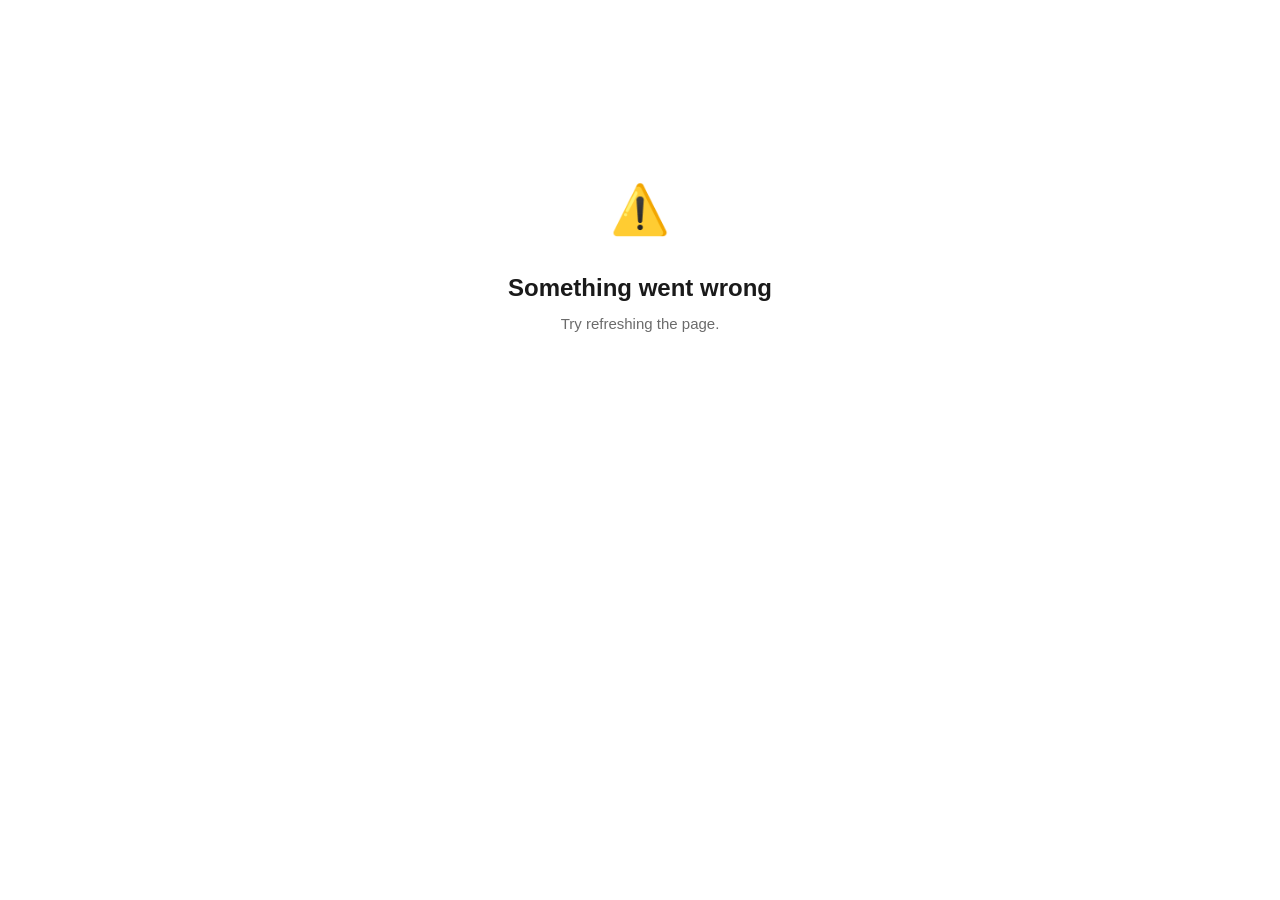
<file: share-viewer/index.html>
<!DOCTYPE html>
<html lang="en">
<head>
    <meta charset="UTF-8">
    <meta name="viewport" content="width=device-width, initial-scale=1.0">
    <title>Vaakya — Shared Notes</title>
    <link rel="stylesheet" href="styles.css">
</head>
<body>
    <div id="app">
        <div class="loading">
            <div class="loading-spinner"></div>
            <p>Loading shared notes...</p>
        </div>
    </div>
    <script src="app.js"></script>
</body>
</html>
</file>
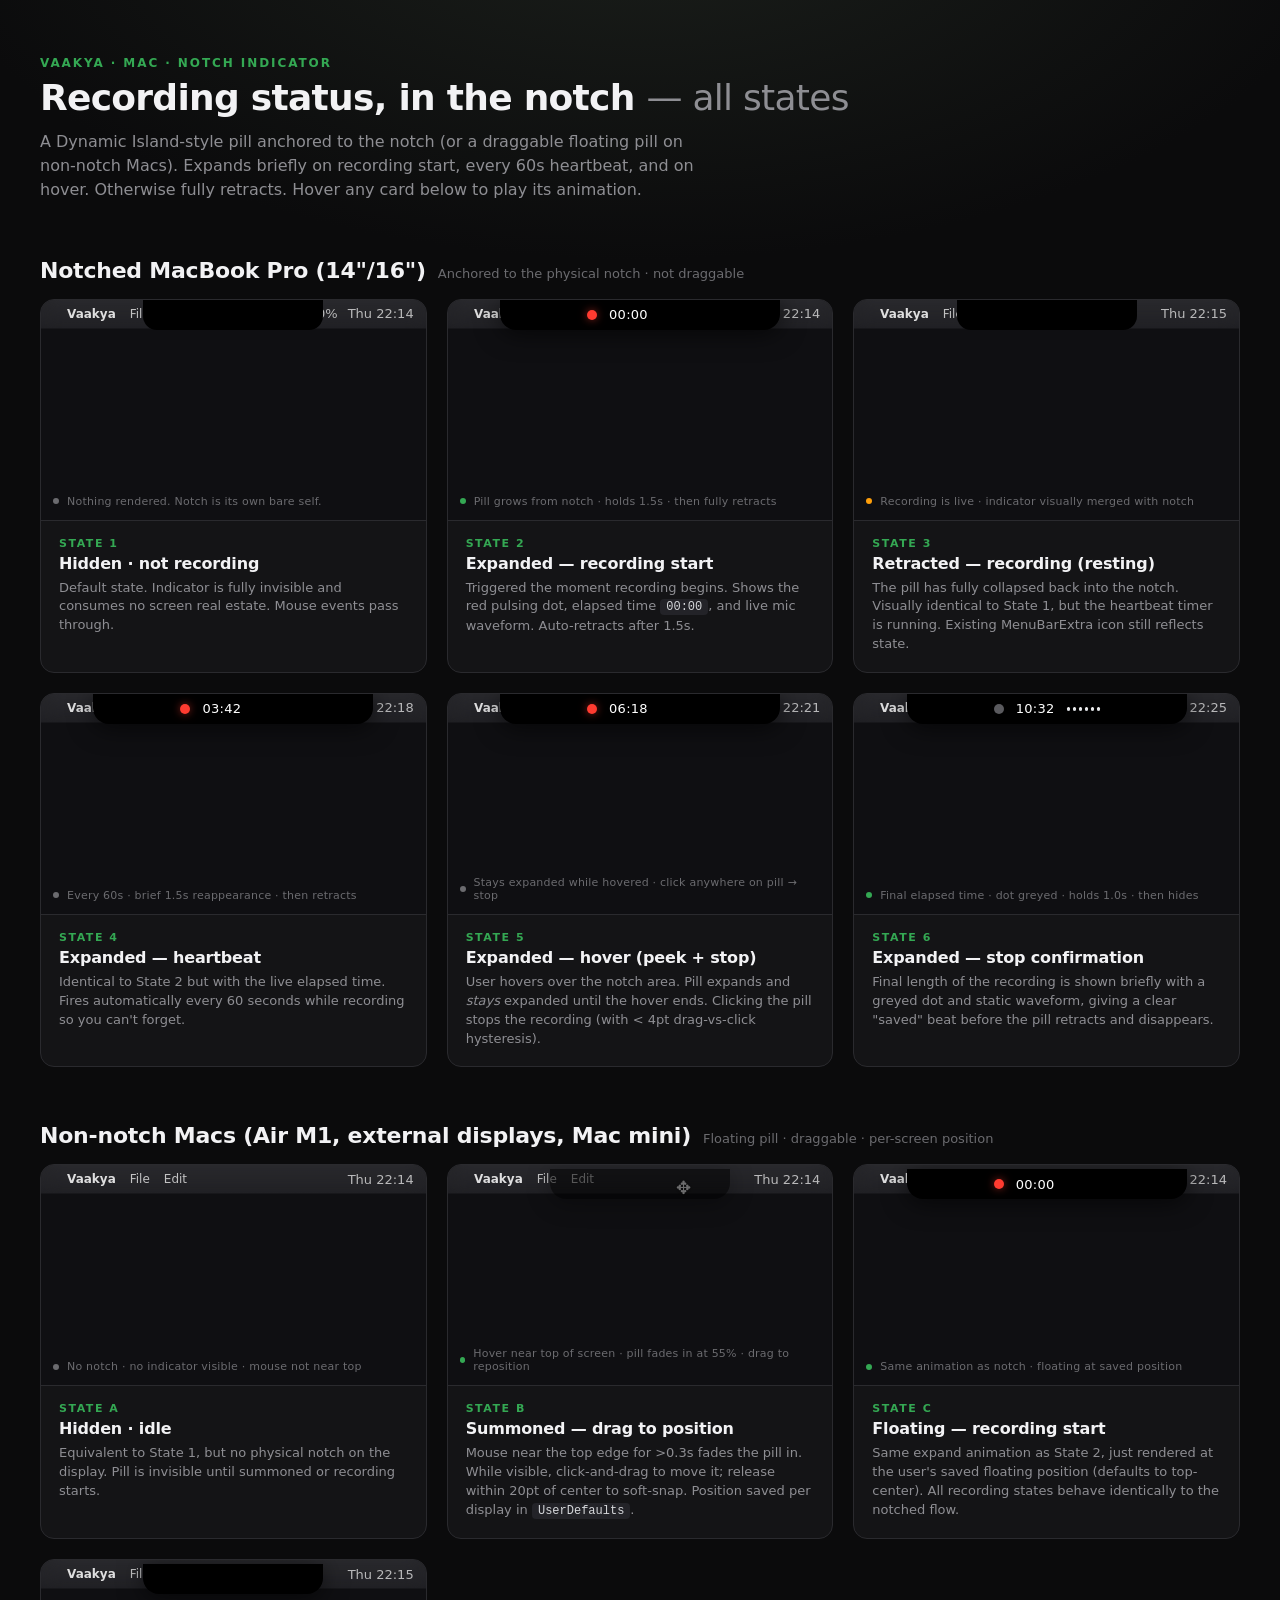
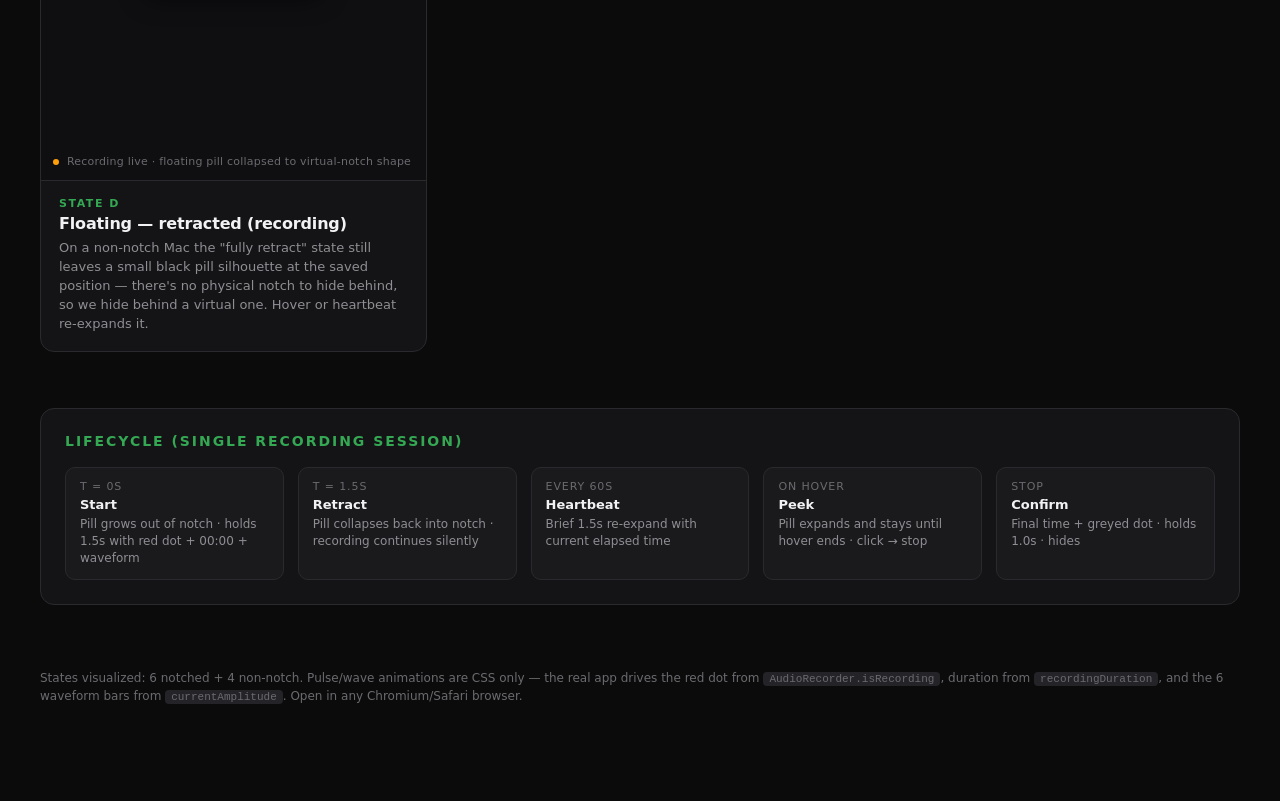
<file: docs/notch-indicator-mocks.html>
<!doctype html>
<html lang="en">
<head>
<meta charset="utf-8" />
<meta name="viewport" content="width=device-width,initial-scale=1" />
<title>Vaakya — Notch Indicator Mocks</title>
<style>
  :root {
    --bg: #0b0b0c;
    --bg-card: #141416;
    --bg-card-2: #1a1a1d;
    --border: #2a2a2e;
    --text: #f2f2f4;
    --text-dim: #8e8e93;
    --text-mute: #6b6b6f;
    --accent: #34a853;
    --rec: #ff3b30;
    --rec-glow: rgba(255, 59, 48, 0.55);
    --menu-bar-h: 28px;
    --notch-w: 180px;
    --notch-h: 30px;
    --frame-h: 220px;
  }
  * { box-sizing: border-box; }
  html, body { margin: 0; padding: 0; }
  body {
    background: radial-gradient(1200px 600px at 50% -100px, #1b1f1b 0%, var(--bg) 60%);
    color: var(--text);
    font-family: -apple-system, BlinkMacSystemFont, "SF Pro Display", "SF Pro Text", system-ui, sans-serif;
    font-feature-settings: "ss01", "tnum";
    -webkit-font-smoothing: antialiased;
    min-height: 100vh;
    padding: 56px 32px 96px;
  }
  header {
    max-width: 1200px;
    margin: 0 auto 40px;
  }
  .eyebrow {
    color: var(--accent);
    font-size: 12px;
    letter-spacing: 0.16em;
    text-transform: uppercase;
    font-weight: 600;
  }
  h1 {
    font-size: 36px;
    line-height: 1.1;
    margin: 8px 0 12px;
    letter-spacing: -0.02em;
  }
  h1 .light { color: var(--text-dim); font-weight: 500; }
  header p {
    color: var(--text-dim);
    max-width: 680px;
    line-height: 1.5;
    margin: 0;
  }
  .grid {
    display: grid;
    grid-template-columns: repeat(auto-fill, minmax(360px, 1fr));
    gap: 20px;
    max-width: 1200px;
    margin: 0 auto;
  }
  .card {
    background: var(--bg-card);
    border: 1px solid var(--border);
    border-radius: 14px;
    overflow: hidden;
    transition: border-color .2s ease, transform .2s ease;
  }
  .card:hover { border-color: #3a3a40; }
  .card .frame {
    position: relative;
    background:
      linear-gradient(180deg, #2a2a2e 0%, #1f1f23 var(--menu-bar-h), #0f0f12 calc(var(--menu-bar-h) + 1px), #0f0f12 100%);
    height: var(--frame-h);
    overflow: hidden;
  }
  /* Menu bar */
  .menu-bar {
    position: absolute; top: 0; left: 0; right: 0;
    height: var(--menu-bar-h);
    display: flex; align-items: center;
    padding: 0 12px;
    font-size: 12px; color: rgba(255,255,255,0.85);
    backdrop-filter: blur(8px);
  }
  .menu-bar .apple { font-size: 14px; margin-right: 14px; opacity: 0.9; }
  .menu-bar .menu-item { margin-right: 14px; opacity: 0.85; }
  .menu-bar .menu-item.bold { font-weight: 600; opacity: 1; }
  .menu-bar .right {
    margin-left: auto;
    display: flex; align-items: center; gap: 10px;
    opacity: 0.8;
  }
  .menu-bar .right .menubar-icon { font-size: 13px; }
  /* Notch */
  .notch {
    position: absolute;
    top: 0; left: 50%; transform: translateX(-50%);
    width: var(--notch-w); height: var(--notch-h);
    background: #000;
    border-bottom-left-radius: 14px;
    border-bottom-right-radius: 14px;
    z-index: 4;
  }
  /* Pill (the actual indicator) */
  .pill {
    position: absolute;
    top: 0; left: 50%;
    transform: translateX(-50%);
    height: var(--notch-h);
    min-width: var(--notch-w);
    background: #000;
    border-bottom-left-radius: 16px;
    border-bottom-right-radius: 16px;
    display: flex; align-items: center; justify-content: center;
    gap: 10px;
    padding: 0 16px;
    color: #fff;
    z-index: 5;
    box-shadow: 0 4px 24px rgba(0,0,0,0.6);
    transition: width .35s cubic-bezier(.2,.7,.2,1), opacity .25s ease;
  }
  .pill.notch-mode { /* anchored under physical notch on notched displays */ }
  .pill.floating  { /* free position on non-notch displays */ top: 4px; }
  .pill.invisible { opacity: 0; pointer-events: none; }
  .pill.dim       { opacity: 0.55; }
  .pill.collapsed {
    /* Visually merges with the notch — same width, no content visible */
    min-width: var(--notch-w);
    width: var(--notch-w);
  }
  .pill.collapsed .pill-content { opacity: 0; }
  .pill.expanded {
    min-width: 280px;
    width: 280px;
  }
  .pill-content {
    display: flex; align-items: center; gap: 12px;
    transition: opacity .2s ease;
  }
  .rec-dot {
    width: 10px; height: 10px;
    border-radius: 50%;
    background: var(--rec);
    box-shadow: 0 0 8px var(--rec-glow);
    animation: pulse 1.4s ease-in-out infinite;
  }
  .rec-dot.greyed {
    background: #5a5a5e;
    box-shadow: none;
    animation: none;
  }
  @keyframes pulse {
    0%, 100% { transform: scale(1);   box-shadow: 0 0 8px var(--rec-glow); }
    50%      { transform: scale(0.85); box-shadow: 0 0 14px var(--rec-glow); }
  }
  .duration {
    font-variant-numeric: tabular-nums;
    font-size: 13px; font-weight: 500;
    letter-spacing: 0.02em;
    color: #fff;
  }
  /* Waveform — 6 bars */
  .waveform {
    display: flex; align-items: center; gap: 3px;
    height: 16px;
  }
  .waveform .bar {
    width: 3px;
    background: linear-gradient(180deg, #fff 0%, #cfd2d6 100%);
    border-radius: 1.5px;
    animation: wave 0.9s ease-in-out infinite;
  }
  .waveform .bar:nth-child(1) { animation-delay: -0.1s; }
  .waveform .bar:nth-child(2) { animation-delay: -0.3s; }
  .waveform .bar:nth-child(3) { animation-delay: -0.5s; }
  .waveform .bar:nth-child(4) { animation-delay: -0.2s; }
  .waveform .bar:nth-child(5) { animation-delay: -0.4s; }
  .waveform .bar:nth-child(6) { animation-delay: -0.6s; }
  @keyframes wave {
    0%, 100% { height: 4px;  }
    50%      { height: 14px; }
  }
  /* Card meta */
  .meta {
    padding: 16px 18px 18px;
    border-top: 1px solid var(--border);
  }
  .meta .label {
    font-size: 11px;
    color: var(--accent);
    letter-spacing: 0.14em;
    text-transform: uppercase;
    font-weight: 700;
    margin-bottom: 4px;
  }
  .meta .name {
    font-size: 16px;
    font-weight: 600;
    margin-bottom: 6px;
    letter-spacing: -0.01em;
  }
  .meta .desc {
    font-size: 13px; line-height: 1.45;
    color: var(--text-dim);
  }
  .meta .desc code {
    background: #232328; padding: 1px 6px; border-radius: 4px;
    font-family: "SF Mono", ui-monospace, monospace;
    font-size: 12px;
    color: #d5d7da;
  }
  /* Annotations inside frame */
  .annotation {
    position: absolute;
    bottom: 12px; left: 12px; right: 12px;
    display: flex; align-items: center; gap: 8px;
    font-size: 11px;
    color: var(--text-mute);
    letter-spacing: 0.02em;
  }
  .annotation .dot-mark {
    width: 6px; height: 6px; border-radius: 50%;
    background: var(--text-mute);
  }
  .annotation.success .dot-mark { background: var(--accent); }
  .annotation.warn    .dot-mark { background: #ff9f0a; }
  /* Drag affordance: cursor + ghost path */
  .drag-arrow {
    position: absolute;
    top: 8px; left: 50%; transform: translateX(-50%) translateX(60px);
    width: 80px; height: 22px;
    pointer-events: none;
    opacity: 0.8;
  }
  .drag-arrow svg { width: 100%; height: 100%; }
  .cursor-grab {
    position: absolute;
    top: 12px; left: 50%; transform: translateX(36px);
    font-size: 18px;
    filter: drop-shadow(0 1px 2px rgba(0,0,0,0.5));
  }
  /* Lifecycle diagram */
  .lifecycle {
    max-width: 1200px;
    margin: 56px auto 0;
    background: var(--bg-card);
    border: 1px solid var(--border);
    border-radius: 14px;
    padding: 24px;
  }
  .lifecycle h2 {
    font-size: 14px; letter-spacing: 0.14em;
    color: var(--accent);
    text-transform: uppercase;
    margin: 0 0 18px;
    font-weight: 700;
  }
  .timeline {
    display: grid;
    grid-template-columns: repeat(5, 1fr);
    gap: 14px;
  }
  .step {
    background: var(--bg-card-2);
    border: 1px solid var(--border);
    border-radius: 10px;
    padding: 12px 14px;
  }
  .step .t { font-size: 11px; color: var(--text-mute); letter-spacing: 0.08em; text-transform: uppercase; }
  .step .n { font-size: 13px; font-weight: 600; margin-top: 4px; }
  .step .d { font-size: 12px; color: var(--text-dim); margin-top: 4px; line-height: 1.4; }
  /* Section heads */
  .section-head {
    max-width: 1200px;
    margin: 56px auto 16px;
    display: flex; align-items: baseline; gap: 12px;
  }
  .section-head h2 {
    font-size: 22px;
    letter-spacing: -0.01em;
    margin: 0;
  }
  .section-head .sub {
    color: var(--text-mute);
    font-size: 13px;
  }
  /* Hover-to-play */
  .card .pill { animation-play-state: paused; }
  .card.auto-play .pill { animation-play-state: running; }
  .card[data-anim="expand"]:hover .pill { animation: expandIn 1.4s ease forwards; }
  @keyframes expandIn {
    0%   { min-width: var(--notch-w); width: var(--notch-w); }
    30%  { min-width: 280px; width: 280px; }
    100% { min-width: 280px; width: 280px; }
  }
  .card[data-anim="expand"]:hover .pill-content { opacity: 1; transition: opacity .25s ease .15s; }
  /* Footer */
  footer {
    max-width: 1200px;
    margin: 64px auto 0;
    color: var(--text-mute);
    font-size: 12px;
    line-height: 1.5;
  }
  footer code {
    background: #232328; padding: 1px 6px; border-radius: 4px;
    font-family: "SF Mono", ui-monospace, monospace;
    font-size: 11px;
  }
</style>
</head>
<body>

<header>
  <div class="eyebrow">Vaakya · Mac · Notch Indicator</div>
  <h1>Recording status, in the notch <span class="light">— all states</span></h1>
  <p>
    A Dynamic Island-style pill anchored to the notch (or a draggable floating pill on non-notch Macs).
    Expands briefly on recording start, every 60s heartbeat, and on hover. Otherwise fully retracts.
    Hover any card below to play its animation.
  </p>
</header>

<!-- ====================== Notched Macs ====================== -->
<div class="section-head">
  <h2>Notched MacBook Pro (14"/16")</h2>
  <span class="sub">Anchored to the physical notch · not draggable</span>
</div>

<div class="grid">

  <!-- 1. Hidden / Idle -->
  <div class="card">
    <div class="frame">
      <div class="menu-bar">
        <span class="apple"></span>
        <span class="menu-item bold">Vaakya</span>
        <span class="menu-item">File</span>
        <span class="menu-item">Edit</span>
        <span class="menu-item">View</span>
        <div class="right">
          <span class="menubar-icon"></span>
          <span class="menubar-icon">100%</span>
          <span class="menubar-icon">Thu 22:14</span>
        </div>
      </div>
      <div class="notch"></div>
      <div class="annotation"><span class="dot-mark"></span>Nothing rendered. Notch is its own bare self.</div>
    </div>
    <div class="meta">
      <div class="label">State 1</div>
      <div class="name">Hidden · not recording</div>
      <div class="desc">Default state. Indicator is fully invisible and consumes no screen real estate. Mouse events pass through.</div>
    </div>
  </div>

  <!-- 2. Expanded on recording start -->
  <div class="card" data-anim="expand">
    <div class="frame">
      <div class="menu-bar">
        <span class="apple"></span>
        <span class="menu-item bold">Vaakya</span>
        <span class="menu-item">File</span>
        <span class="menu-item">Edit</span>
        <div class="right">
          <span class="menubar-icon">Thu 22:14</span>
        </div>
      </div>
      <div class="pill expanded notch-mode">
        <div class="pill-content">
          <div class="rec-dot"></div>
          <div class="duration">00:00</div>
          <div class="waveform">
            <div class="bar"></div><div class="bar"></div><div class="bar"></div>
            <div class="bar"></div><div class="bar"></div><div class="bar"></div>
          </div>
        </div>
      </div>
      <div class="annotation success"><span class="dot-mark"></span>Pill grows from notch · holds 1.5s · then fully retracts</div>
    </div>
    <div class="meta">
      <div class="label">State 2</div>
      <div class="name">Expanded — recording start</div>
      <div class="desc">Triggered the moment recording begins. Shows the red pulsing dot, elapsed time <code>00:00</code>, and live mic waveform. Auto-retracts after 1.5s.</div>
    </div>
  </div>

  <!-- 3. Retracted (recording ongoing) -->
  <div class="card">
    <div class="frame">
      <div class="menu-bar">
        <span class="apple"></span>
        <span class="menu-item bold">Vaakya</span>
        <span class="menu-item">File</span>
        <span class="menu-item">Edit</span>
        <div class="right">
          <span class="menubar-icon">Thu 22:15</span>
        </div>
      </div>
      <div class="notch"></div>
      <div class="annotation warn"><span class="dot-mark"></span>Recording is live · indicator visually merged with notch</div>
    </div>
    <div class="meta">
      <div class="label">State 3</div>
      <div class="name">Retracted — recording (resting)</div>
      <div class="desc">The pill has fully collapsed back into the notch. Visually identical to State 1, but the heartbeat timer is running. Existing MenuBarExtra icon still reflects state.</div>
    </div>
  </div>

  <!-- 4. Expanded heartbeat -->
  <div class="card" data-anim="expand">
    <div class="frame">
      <div class="menu-bar">
        <span class="apple"></span>
        <span class="menu-item bold">Vaakya</span>
        <span class="menu-item">File</span>
        <span class="menu-item">Edit</span>
        <div class="right">
          <span class="menubar-icon">Thu 22:18</span>
        </div>
      </div>
      <div class="pill expanded notch-mode">
        <div class="pill-content">
          <div class="rec-dot"></div>
          <div class="duration">03:42</div>
          <div class="waveform">
            <div class="bar"></div><div class="bar"></div><div class="bar"></div>
            <div class="bar"></div><div class="bar"></div><div class="bar"></div>
          </div>
        </div>
      </div>
      <div class="annotation"><span class="dot-mark"></span>Every 60s · brief 1.5s reappearance · then retracts</div>
    </div>
    <div class="meta">
      <div class="label">State 4</div>
      <div class="name">Expanded — heartbeat</div>
      <div class="desc">Identical to State 2 but with the live elapsed time. Fires automatically every 60 seconds while recording so you can't forget.</div>
    </div>
  </div>

  <!-- 5. Expanded on hover -->
  <div class="card" data-anim="expand">
    <div class="frame">
      <div class="menu-bar">
        <span class="apple"></span>
        <span class="menu-item bold">Vaakya</span>
        <span class="menu-item">File</span>
        <span class="menu-item">Edit</span>
        <div class="right">
          <span class="menubar-icon">Thu 22:21</span>
        </div>
      </div>
      <div class="pill expanded notch-mode">
        <div class="pill-content">
          <div class="rec-dot"></div>
          <div class="duration">06:18</div>
          <div class="waveform">
            <div class="bar"></div><div class="bar"></div><div class="bar"></div>
            <div class="bar"></div><div class="bar"></div><div class="bar"></div>
          </div>
        </div>
      </div>
      <div class="annotation"><span class="dot-mark"></span>Stays expanded while hovered · click anywhere on pill → stop</div>
    </div>
    <div class="meta">
      <div class="label">State 5</div>
      <div class="name">Expanded — hover (peek + stop)</div>
      <div class="desc">User hovers over the notch area. Pill expands and <em>stays</em> expanded until the hover ends. Clicking the pill stops the recording (with &lt; 4pt drag-vs-click hysteresis).</div>
    </div>
  </div>

  <!-- 6. Stop confirmation -->
  <div class="card" data-anim="expand">
    <div class="frame">
      <div class="menu-bar">
        <span class="apple"></span>
        <span class="menu-item bold">Vaakya</span>
        <span class="menu-item">File</span>
        <span class="menu-item">Edit</span>
        <div class="right">
          <span class="menubar-icon">Thu 22:25</span>
        </div>
      </div>
      <div class="pill expanded notch-mode">
        <div class="pill-content">
          <div class="rec-dot greyed"></div>
          <div class="duration">10:32</div>
          <div class="waveform">
            <div class="bar" style="height: 4px; animation: none;"></div>
            <div class="bar" style="height: 4px; animation: none;"></div>
            <div class="bar" style="height: 4px; animation: none;"></div>
            <div class="bar" style="height: 4px; animation: none;"></div>
            <div class="bar" style="height: 4px; animation: none;"></div>
            <div class="bar" style="height: 4px; animation: none;"></div>
          </div>
        </div>
      </div>
      <div class="annotation success"><span class="dot-mark"></span>Final elapsed time · dot greyed · holds 1.0s · then hides</div>
    </div>
    <div class="meta">
      <div class="label">State 6</div>
      <div class="name">Expanded — stop confirmation</div>
      <div class="desc">Final length of the recording is shown briefly with a greyed dot and static waveform, giving a clear "saved" beat before the pill retracts and disappears.</div>
    </div>
  </div>

</div>

<!-- ====================== Non-notch Macs ====================== -->
<div class="section-head">
  <h2>Non-notch Macs (Air M1, external displays, Mac mini)</h2>
  <span class="sub">Floating pill · draggable · per-screen position</span>
</div>

<div class="grid">

  <!-- A. Hidden -->
  <div class="card">
    <div class="frame">
      <div class="menu-bar">
        <span class="apple"></span>
        <span class="menu-item bold">Vaakya</span>
        <span class="menu-item">File</span>
        <span class="menu-item">Edit</span>
        <div class="right">
          <span class="menubar-icon">Thu 22:14</span>
        </div>
      </div>
      <div class="annotation"><span class="dot-mark"></span>No notch · no indicator visible · mouse not near top</div>
    </div>
    <div class="meta">
      <div class="label">State A</div>
      <div class="name">Hidden · idle</div>
      <div class="desc">Equivalent to State 1, but no physical notch on the display. Pill is invisible until summoned or recording starts.</div>
    </div>
  </div>

  <!-- B. Summoned for positioning -->
  <div class="card">
    <div class="frame">
      <div class="menu-bar">
        <span class="apple"></span>
        <span class="menu-item bold">Vaakya</span>
        <span class="menu-item">File</span>
        <span class="menu-item">Edit</span>
        <div class="right">
          <span class="menubar-icon">Thu 22:14</span>
        </div>
      </div>
      <div class="pill floating dim" style="min-width: var(--notch-w); width: var(--notch-w);"></div>
      <span class="cursor-grab">✥</span>
      <div class="annotation success"><span class="dot-mark"></span>Hover near top of screen · pill fades in at 55% · drag to reposition</div>
    </div>
    <div class="meta">
      <div class="label">State B</div>
      <div class="name">Summoned — drag to position</div>
      <div class="desc">Mouse near the top edge for &gt;0.3s fades the pill in. While visible, click-and-drag to move it; release within 20pt of center to soft-snap. Position saved per display in <code>UserDefaults</code>.</div>
    </div>
  </div>

  <!-- C. Floating expanded (recording start) -->
  <div class="card" data-anim="expand">
    <div class="frame">
      <div class="menu-bar">
        <span class="apple"></span>
        <span class="menu-item bold">Vaakya</span>
        <span class="menu-item">File</span>
        <span class="menu-item">Edit</span>
        <div class="right">
          <span class="menubar-icon">Thu 22:14</span>
        </div>
      </div>
      <div class="pill expanded floating">
        <div class="pill-content">
          <div class="rec-dot"></div>
          <div class="duration">00:00</div>
          <div class="waveform">
            <div class="bar"></div><div class="bar"></div><div class="bar"></div>
            <div class="bar"></div><div class="bar"></div><div class="bar"></div>
          </div>
        </div>
      </div>
      <div class="annotation success"><span class="dot-mark"></span>Same animation as notch · floating at saved position</div>
    </div>
    <div class="meta">
      <div class="label">State C</div>
      <div class="name">Floating — recording start</div>
      <div class="desc">Same expand animation as State 2, just rendered at the user's saved floating position (defaults to top-center). All recording states behave identically to the notched flow.</div>
    </div>
  </div>

  <!-- D. Floating retracted -->
  <div class="card">
    <div class="frame">
      <div class="menu-bar">
        <span class="apple"></span>
        <span class="menu-item bold">Vaakya</span>
        <span class="menu-item">File</span>
        <span class="menu-item">Edit</span>
        <div class="right">
          <span class="menubar-icon">Thu 22:15</span>
        </div>
      </div>
      <div class="pill floating collapsed">
        <div class="pill-content"><span class="duration">·</span></div>
      </div>
      <div class="annotation warn"><span class="dot-mark"></span>Recording live · floating pill collapsed to virtual-notch shape</div>
    </div>
    <div class="meta">
      <div class="label">State D</div>
      <div class="name">Floating — retracted (recording)</div>
      <div class="desc">On a non-notch Mac the "fully retract" state still leaves a small black pill silhouette at the saved position — there's no physical notch to hide behind, so we hide behind a virtual one. Hover or heartbeat re-expands it.</div>
    </div>
  </div>

</div>

<!-- ====================== Lifecycle ====================== -->
<div class="lifecycle">
  <h2>Lifecycle (single recording session)</h2>
  <div class="timeline">
    <div class="step">
      <div class="t">t = 0s</div>
      <div class="n">Start</div>
      <div class="d">Pill grows out of notch · holds 1.5s with red dot + 00:00 + waveform</div>
    </div>
    <div class="step">
      <div class="t">t = 1.5s</div>
      <div class="n">Retract</div>
      <div class="d">Pill collapses back into notch · recording continues silently</div>
    </div>
    <div class="step">
      <div class="t">every 60s</div>
      <div class="n">Heartbeat</div>
      <div class="d">Brief 1.5s re-expand with current elapsed time</div>
    </div>
    <div class="step">
      <div class="t">on hover</div>
      <div class="n">Peek</div>
      <div class="d">Pill expands and stays until hover ends · click → stop</div>
    </div>
    <div class="step">
      <div class="t">stop</div>
      <div class="n">Confirm</div>
      <div class="d">Final time + greyed dot · holds 1.0s · hides</div>
    </div>
  </div>
</div>

<footer>
  States visualized: 6 notched + 4 non-notch. Pulse/wave animations are CSS only — the real app drives the
  red dot from <code>AudioRecorder.isRecording</code>, duration from <code>recordingDuration</code>, and
  the 6 waveform bars from <code>currentAmplitude</code>. Open in any Chromium/Safari browser.
</footer>

</body>
</html>
</file>
<file: share-viewer/styles.css>
/* Vaakya Design System — Web Share Viewer */

:root {
    --bg-app: #FFFFFF;
    --bg-card: #F5F5F7;
    --bg-hover: rgba(0, 0, 0, 0.04);
    --bg-accent: rgba(52, 168, 83, 0.10);

    --text-primary: #1A1A1A;
    --text-secondary: #6B6B6B;
    --text-tertiary: #9B9B9B;

    --accent: #34A853;
    --accent-hover: #2D9249;
    --green: #34A853;
    --red: #EA4335;
    --blue: #4285F4;
    --yellow: #FBBC04;

    --border: rgba(0, 0, 0, 0.08);
    --border-strong: rgba(0, 0, 0, 0.15);

    --shadow-card: 0 1px 3px rgba(0, 0, 0, 0.08);
    --shadow-elevated: 0 4px 12px rgba(0, 0, 0, 0.10);

    --radius-sm: 6px;
    --radius-md: 10px;
    --radius-lg: 14px;
    --radius-xl: 20px;

    --space-1: 4px;
    --space-2: 8px;
    --space-3: 12px;
    --space-4: 16px;
    --space-6: 24px;
    --space-8: 32px;
    --space-12: 48px;
}

/* Reset & base */

*,
*::before,
*::after {
    box-sizing: border-box;
    margin: 0;
    padding: 0;
}

body {
    font-family: -apple-system, BlinkMacSystemFont, 'SF Pro', 'Segoe UI', sans-serif;
    font-size: 15px;
    line-height: 1.6;
    color: var(--text-primary);
    background: var(--bg-app);
    -webkit-font-smoothing: antialiased;
    -moz-osx-font-smoothing: grayscale;
}

/* Layout */

.container {
    max-width: 720px;
    margin: 0 auto;
    padding: var(--space-8) var(--space-6);
}

/* Privacy badge */

.privacy-badge {
    display: inline-flex;
    align-items: center;
    gap: var(--space-2);
    background: var(--bg-accent);
    color: var(--accent);
    font-size: 12px;
    font-weight: 500;
    line-height: 16px;
    padding: var(--space-1) var(--space-3);
    border-radius: var(--radius-sm);
    margin-bottom: var(--space-6);
}

/* Meeting header */

.meeting-title {
    font-size: 24px;
    font-weight: 700;
    line-height: 32px;
    color: var(--text-primary);
    margin-bottom: var(--space-3);
}

/* Metadata bar */

.metadata-bar {
    display: flex;
    flex-wrap: wrap;
    align-items: center;
    gap: var(--space-3);
    margin-bottom: var(--space-6);
}

.metadata-item {
    font-size: 13px;
    font-weight: 400;
    line-height: 18px;
    color: var(--text-secondary);
}

.metadata-separator {
    width: 3px;
    height: 3px;
    border-radius: 50%;
    background: var(--text-tertiary);
    flex-shrink: 0;
}

.source-tag {
    display: inline-flex;
    align-items: center;
    font-size: 12px;
    font-weight: 500;
    line-height: 16px;
    color: var(--text-secondary);
    background: var(--bg-card);
    padding: var(--space-1) var(--space-2);
    border-radius: var(--radius-sm);
}

.shared-badge {
    display: inline-flex;
    align-items: center;
    gap: var(--space-1);
    font-size: 12px;
    font-weight: 500;
    line-height: 16px;
    color: var(--accent);
    background: var(--bg-accent);
    padding: var(--space-1) var(--space-2);
    border-radius: var(--radius-sm);
}

/* Speaker breakdown */

.speakers-section {
    background: var(--bg-card);
    border-radius: var(--radius-md);
    padding: var(--space-4) var(--space-6);
    margin-bottom: var(--space-6);
    box-shadow: var(--shadow-card);
}

.speakers-heading {
    font-size: 13px;
    font-weight: 500;
    line-height: 18px;
    color: var(--text-tertiary);
    text-transform: uppercase;
    letter-spacing: 0.5px;
    margin-bottom: var(--space-3);
}

.speakers-list {
    display: flex;
    flex-wrap: wrap;
    gap: var(--space-3);
}

.speaker-chip {
    display: inline-flex;
    align-items: center;
    gap: var(--space-2);
    font-size: 14px;
    font-weight: 400;
    color: var(--text-primary);
}

.speaker-dot {
    width: 8px;
    height: 8px;
    border-radius: 50%;
    flex-shrink: 0;
}

.speaker-time {
    font-size: 13px;
    color: var(--text-tertiary);
    margin-left: var(--space-1);
}

/* Block groups */

.block-group {
    margin-bottom: var(--space-8);
}

.block-group-heading {
    font-size: 16px;
    font-weight: 600;
    line-height: 22px;
    color: var(--text-primary);
    margin-bottom: var(--space-3);
}

/* Blocks */

.block {
    background: var(--bg-card);
    border-radius: var(--radius-md);
    padding: var(--space-4) 20px;
    margin-bottom: var(--space-3);
    box-shadow: var(--shadow-card);
    border-left: 3px solid transparent;
}

.block--summary {
    border-left-color: var(--green);
}

.block--decision {
    border-left-color: var(--blue);
}

.block--action_item {
    border-left-color: var(--red);
}

.block--quote {
    border-left-color: var(--yellow);
}

.block-header {
    display: flex;
    align-items: center;
    gap: var(--space-2);
    margin-bottom: var(--space-2);
}

.block-badge {
    font-size: 11px;
    font-weight: 600;
    line-height: 16px;
    text-transform: uppercase;
    letter-spacing: 0.5px;
    padding: 2px var(--space-2);
    border-radius: var(--radius-sm);
    color: #FFFFFF;
}

.block-badge--summary {
    background: var(--green);
}

.block-badge--decision {
    background: var(--blue);
}

.block-badge--action_item {
    background: var(--red);
}

.block-badge--quote {
    background: var(--yellow);
    color: var(--text-primary);
}

.block-speaker {
    font-size: 13px;
    font-weight: 500;
    color: var(--text-secondary);
}

.block-content {
    font-size: 15px;
    line-height: 1.6;
    color: var(--text-primary);
}

.block-content--quote {
    font-style: italic;
}

.block-meta {
    font-size: 13px;
    color: var(--text-tertiary);
    margin-top: var(--space-2);
}

/* Action item checkbox */

.action-item-row {
    display: flex;
    align-items: flex-start;
    gap: var(--space-3);
}

.action-checkbox {
    width: 18px;
    height: 18px;
    border: 2px solid var(--border-strong);
    border-radius: 4px;
    flex-shrink: 0;
    margin-top: 3px;
    display: flex;
    align-items: center;
    justify-content: center;
}

.action-checkbox--checked {
    background: var(--green);
    border-color: var(--green);
}

.action-checkbox--checked::after {
    content: '';
    width: 6px;
    height: 10px;
    border: 2px solid #FFFFFF;
    border-top: none;
    border-left: none;
    transform: rotate(45deg);
    margin-bottom: 2px;
}

.action-content--checked {
    text-decoration: line-through;
    color: var(--text-tertiary);
}

/* Footer */

.footer {
    text-align: center;
    padding: var(--space-12) 0 var(--space-8);
    border-top: 1px solid var(--border);
    margin-top: var(--space-8);
}

.cta-button {
    display: inline-flex;
    align-items: center;
    justify-content: center;
    background: var(--accent);
    color: #FFFFFF;
    font-size: 14px;
    font-weight: 500;
    line-height: 1;
    height: 36px;
    padding: 0 var(--space-6);
    border-radius: var(--radius-md);
    border: none;
    cursor: pointer;
    text-decoration: none;
    transition: background 150ms ease-out;
}

.cta-button:hover {
    background: var(--accent-hover);
}

.footer-tagline {
    font-size: 13px;
    color: var(--text-tertiary);
    margin-top: var(--space-3);
}

/* Loading state */

.loading {
    display: flex;
    flex-direction: column;
    align-items: center;
    justify-content: center;
    min-height: 60vh;
    gap: var(--space-4);
    color: var(--text-tertiary);
    font-size: 15px;
}

.loading-spinner {
    width: 32px;
    height: 32px;
    border: 3px solid var(--border);
    border-top-color: var(--accent);
    border-radius: 50%;
    animation: spin 0.8s linear infinite;
}

@keyframes spin {
    to { transform: rotate(360deg); }
}

/* Expired & error states */

.state-message {
    display: flex;
    flex-direction: column;
    align-items: center;
    justify-content: center;
    min-height: 60vh;
    text-align: center;
    padding: var(--space-8) var(--space-6);
}

.state-icon {
    font-size: 48px;
    margin-bottom: var(--space-6);
}

.state-title {
    font-size: 24px;
    font-weight: 700;
    line-height: 32px;
    color: var(--text-primary);
    margin-bottom: var(--space-2);
}

.state-subtitle {
    font-size: 15px;
    color: var(--text-secondary);
    margin-bottom: var(--space-8);
    max-width: 400px;
}

/* Mobile responsiveness */

@media (max-width: 640px) {
    .container {
        padding: var(--space-6) var(--space-4);
    }

    .meeting-title {
        font-size: 20px;
        line-height: 28px;
    }

    .metadata-bar {
        gap: var(--space-2);
    }

    .speakers-list {
        flex-direction: column;
        gap: var(--space-2);
    }

    .block {
        padding: var(--space-3) var(--space-4);
    }

    .footer {
        padding: var(--space-8) 0 var(--space-6);
    }
}
</file>
